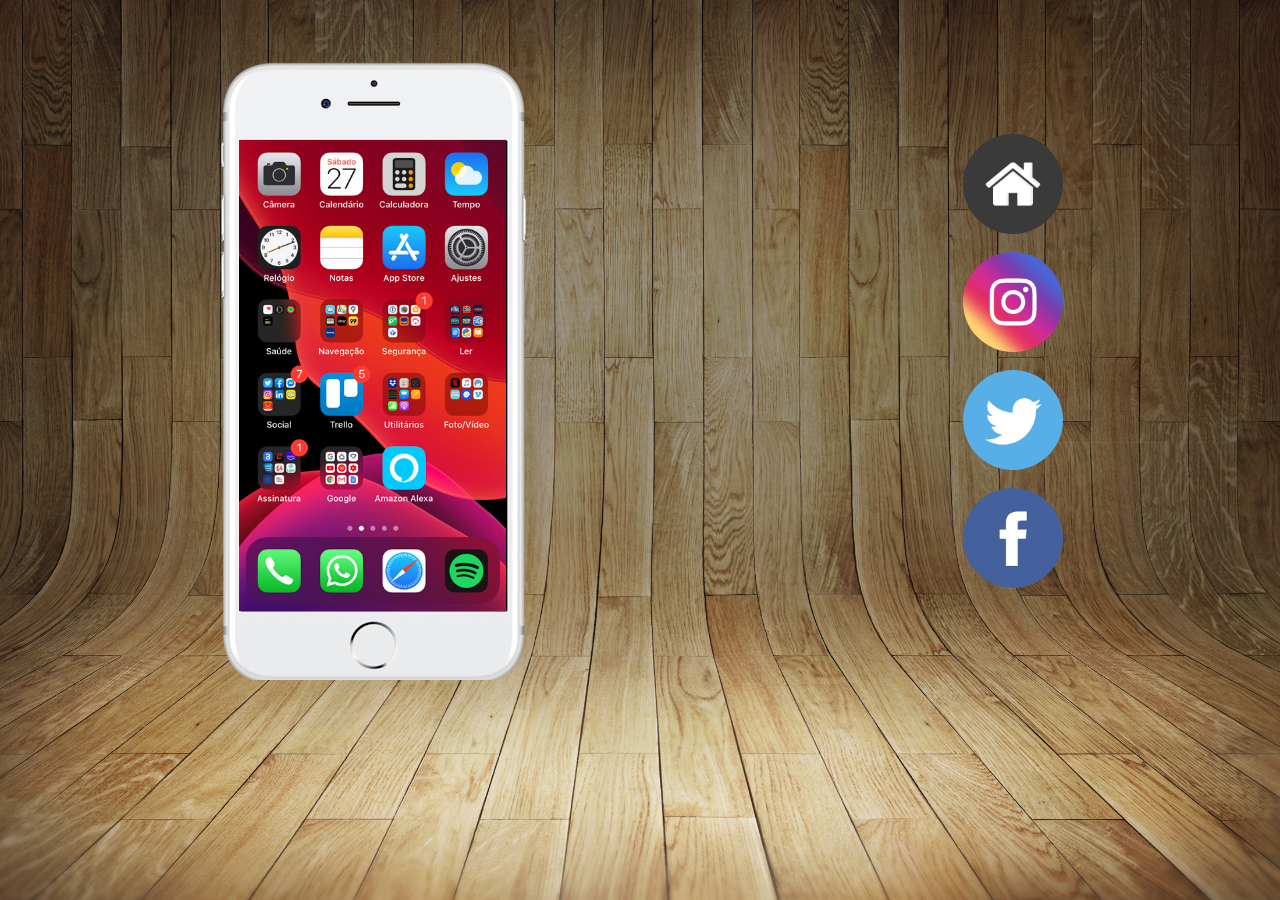
<file: index.html>
<!DOCTYPE html>
<html lang="en">
<head>
    <meta charset="UTF-8">
    <meta name="viewport" content="width=device-width, initial-scale=1.0">
    <link rel="stylesheet" href="style.css">
    <link rel="shortcut icon" href="favicon.ico" type="image/x-icon">
    <title>minhas redes sociais</title>
</head>
<body>
    <main>
        <section id="iphone"><iframe src="home.html" frameborder="0" name="tela" id="tela"></iframe> </section>
       <section id="links" class="social"> 
        <a href="home.html" target="tela"><img src="imagens/logo-home.jpg" alt="" class="social"></a> <br>
        <a href="instagram.html" target="tela"> <img src="imagens/logo-instagram.jpg" alt="insta" class="social"></a> <br>
        <a href=""> <img src="imagens/logo-twitter.jpg" alt="insta" class="social"></a> <br>
        <a href=""> <img src="imagens/logo-facebook.jpg" alt="insta" class="social"></a> <br>
        </section>
        




    </main>

    <footer>



    </footer>
</body>
</html>
</file>
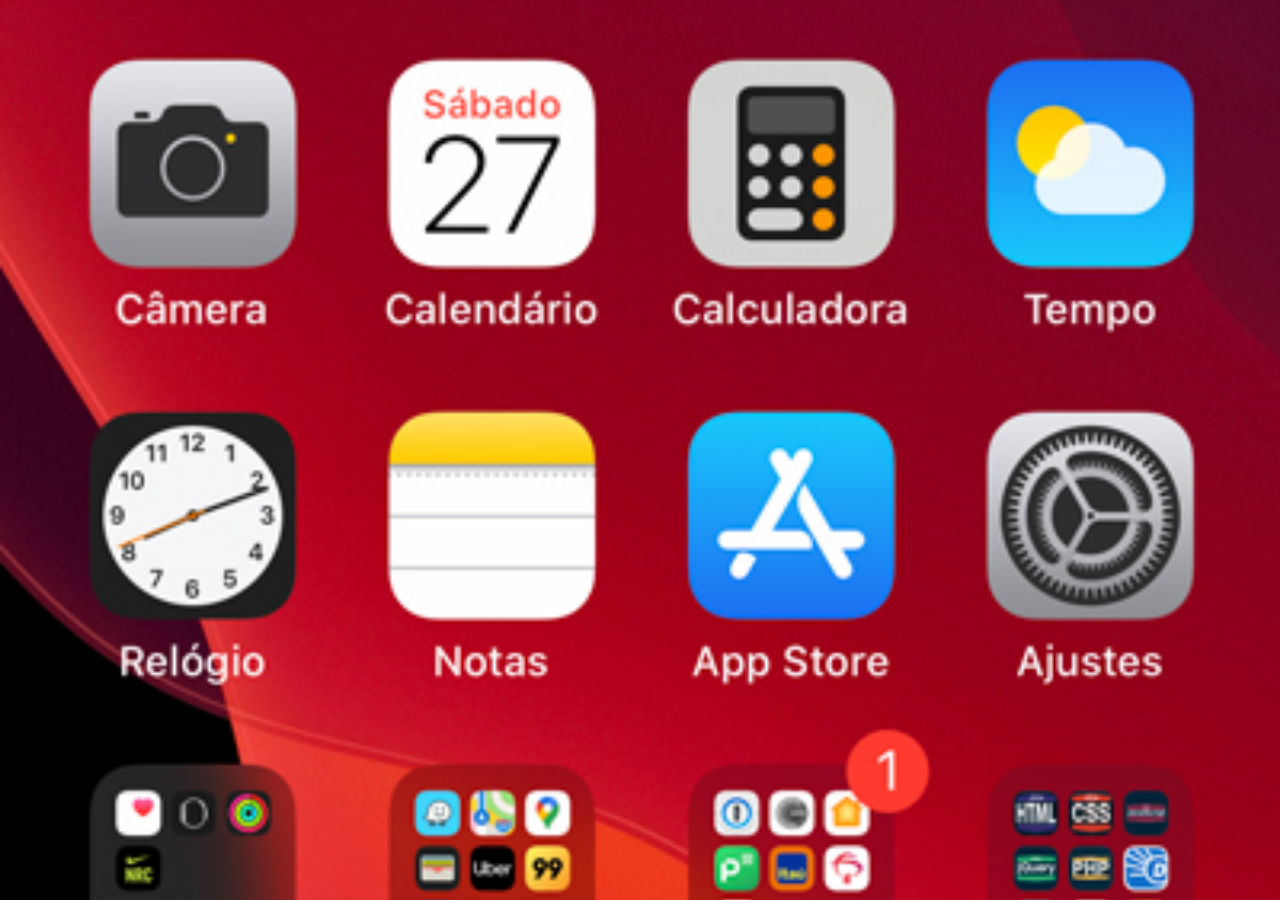
<file: home.html>
<!DOCTYPE html>
<html lang="en">
<head>
    <meta charset="UTF-8">
    <meta name="viewport" content="width=device-width, initial-scale=1.0">
    <title>home</title>
    <style>
        *{
            margin: 0px;
            padding: 0px;
        }
        body{  background: url('imagens/tela-home.jpg');
        background-size: cover;
        background-repeat: no-repeat;
    }
    </style>
</head>
<body>
    
</body>
</html>
</file>
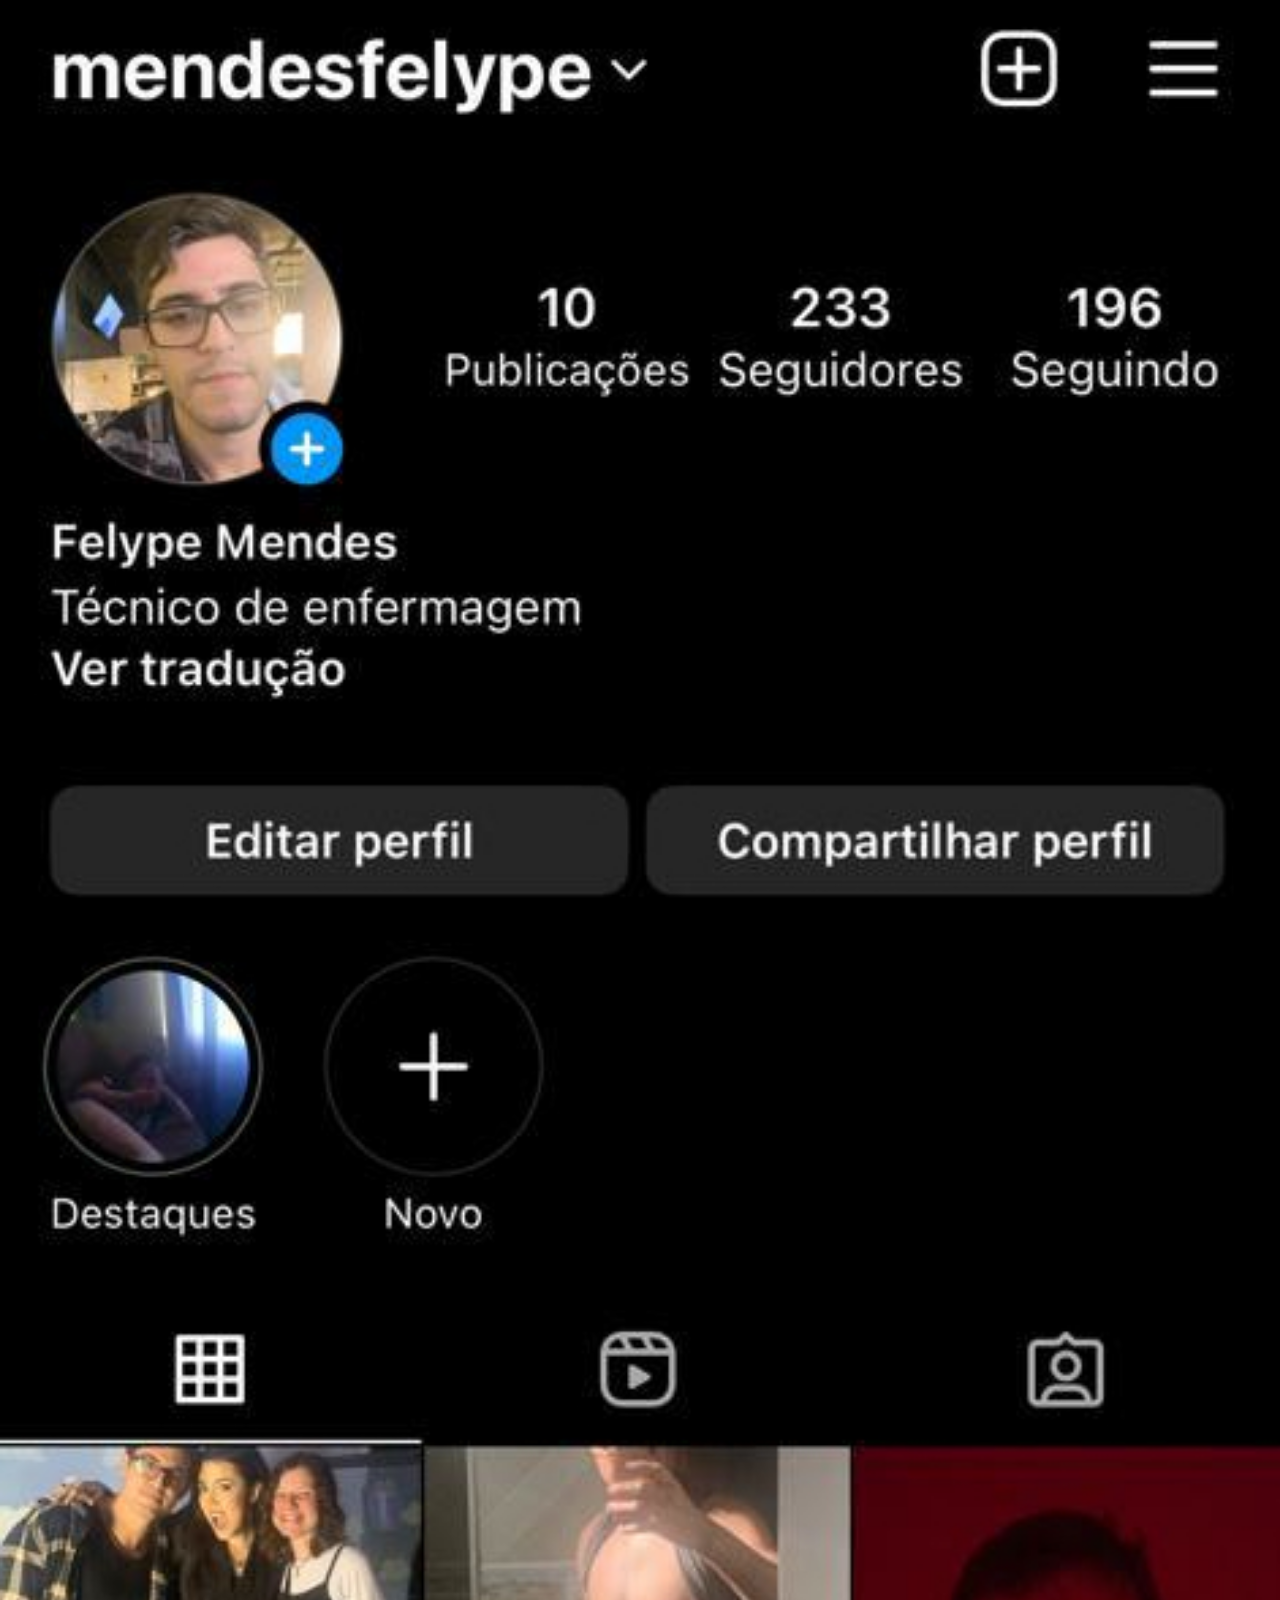
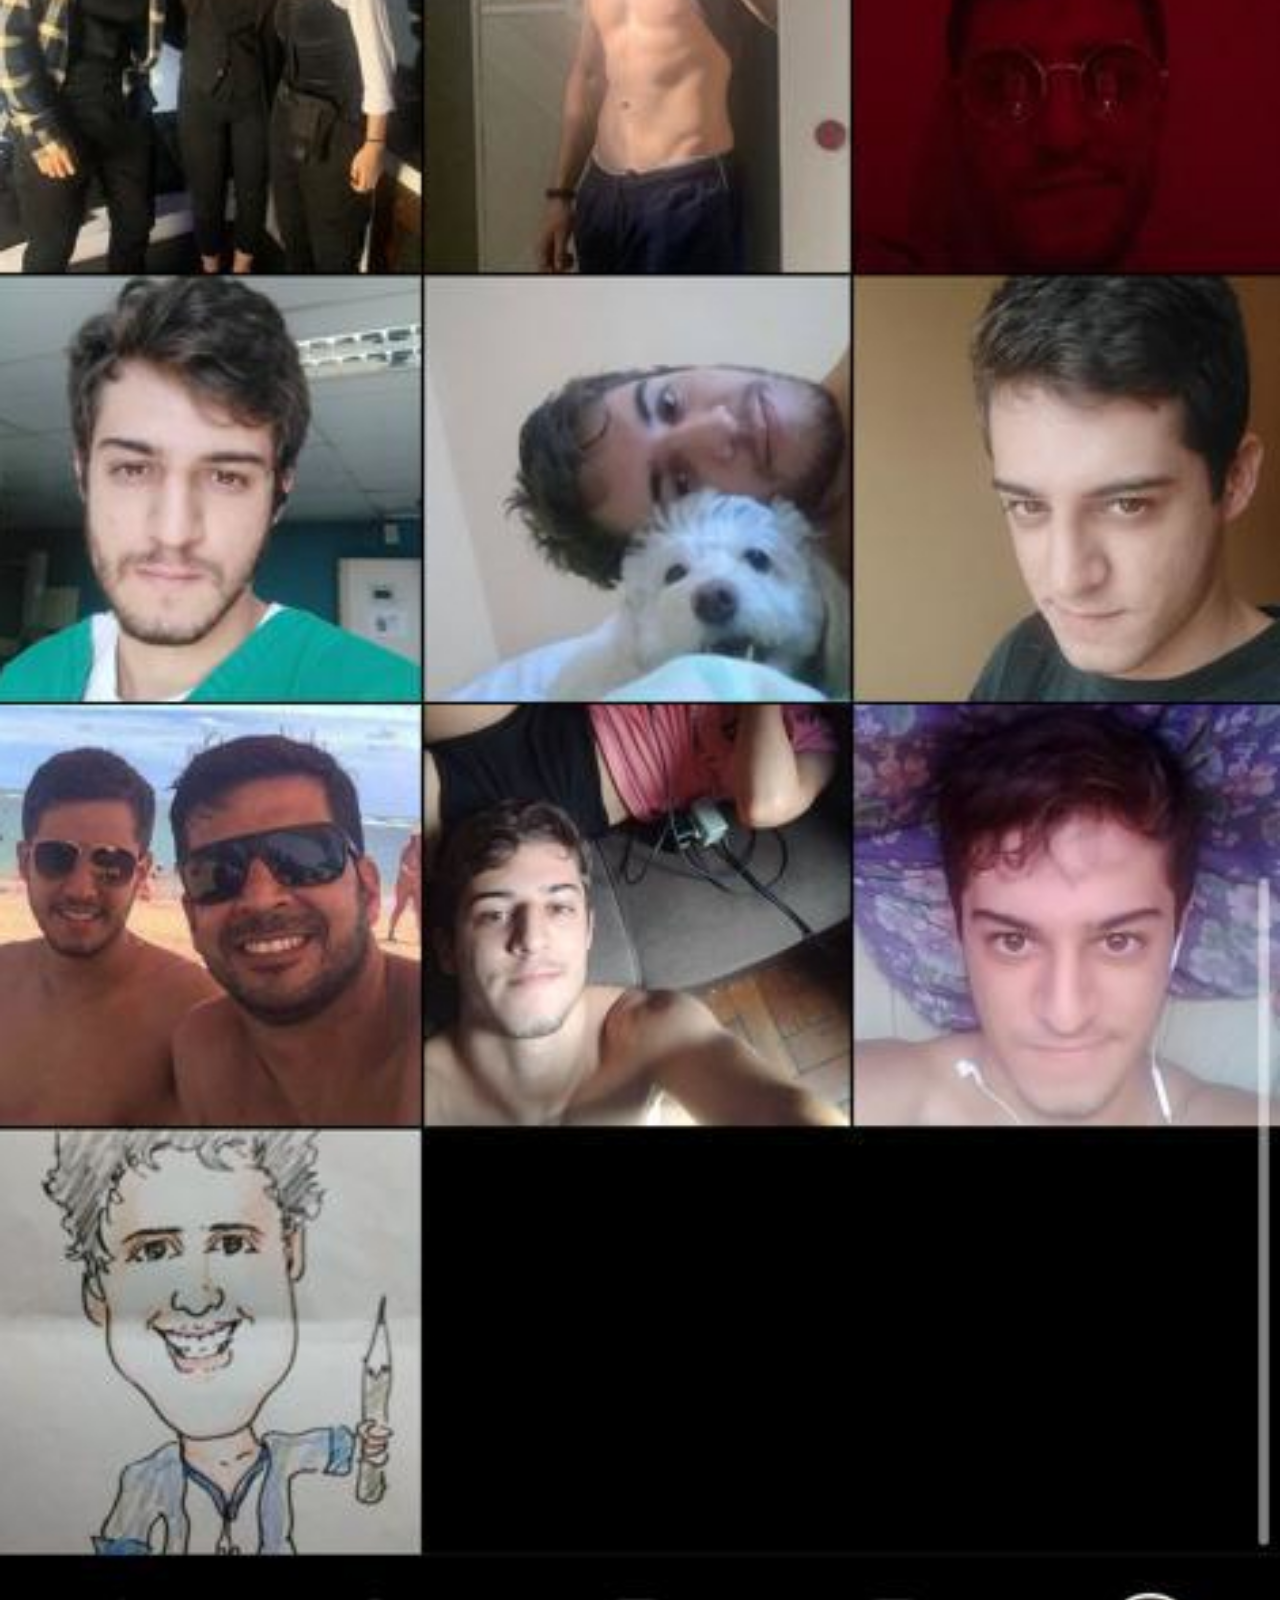
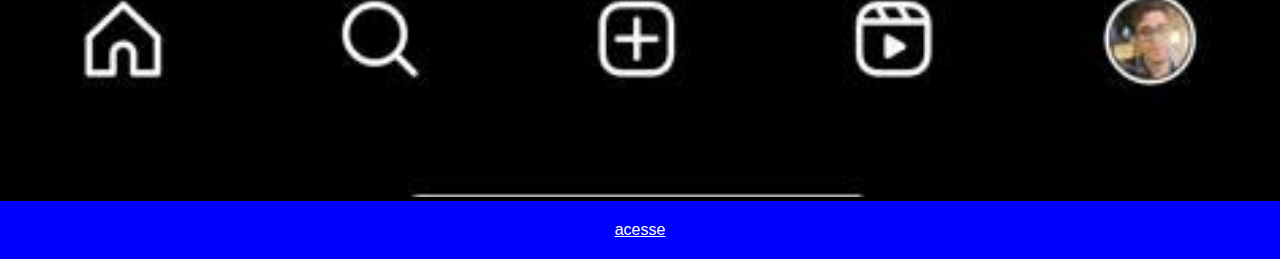
<file: instagram.html>
<!DOCTYPE html>
<html lang="en">
<head>
    <meta charset="UTF-8">
    <meta name="viewport" content="width=device-width, initial-scale=1.0">
    <title>Document</title>
    <link rel="stylesheet" href="social.css">
</head>
<body>
    <img src="imagens/tela-instagram (2).jpg" alt="insta">
    <a href="">acesse</a>
    
</body>
</html>
</file>
<file: style.css>
*{
    margin: auto;
    text-decoration: none;
}

body{
    background-image: url('imagens/fundo-madeira.jpg');
    background-size: cover;
    background-repeat: no-repeat;
    background-attachment: fixed;
}
main{display: flex;
    align-items: center;
    padding-top: 60px;
}
section#iphone{
    
    width: 310px;
    height: 620px;
    background: url('imagens/frame-iphone.png');
}

section#links img{
display: flex;
flex-direction: column;
justify-content: flex-end;
gap: 30px;
}



a:hover{
    border: 1px solid rgba(255, 255, 255, 0);
    
}
img.social{
    width: 100px;
    height: 100px;
    border-radius: 100%;
    box-sizing: border-box;
}

iframe#tela{

    height: 472px;
    width: 267px; ;
    padding-top: 80px;
    padding-left: 21px;
}
</file>
<file: social.css>
*{  font-family: Arial, Helvetica, sans-serif;
    margin: 0px;
    padding: 0px;
}
::-webkit-scrollbar{
width: 0px;
height: 0px;
}

img{width: 100vw;}

a{  color: white;
    background-color: blue;
    display: block  ;
    text-align: center;
    padding: 20px;

}
a:hover{
    background-color: rgba(0, 0, 255, 0.753);
}
body{
    background-color: black;
}
</file>
